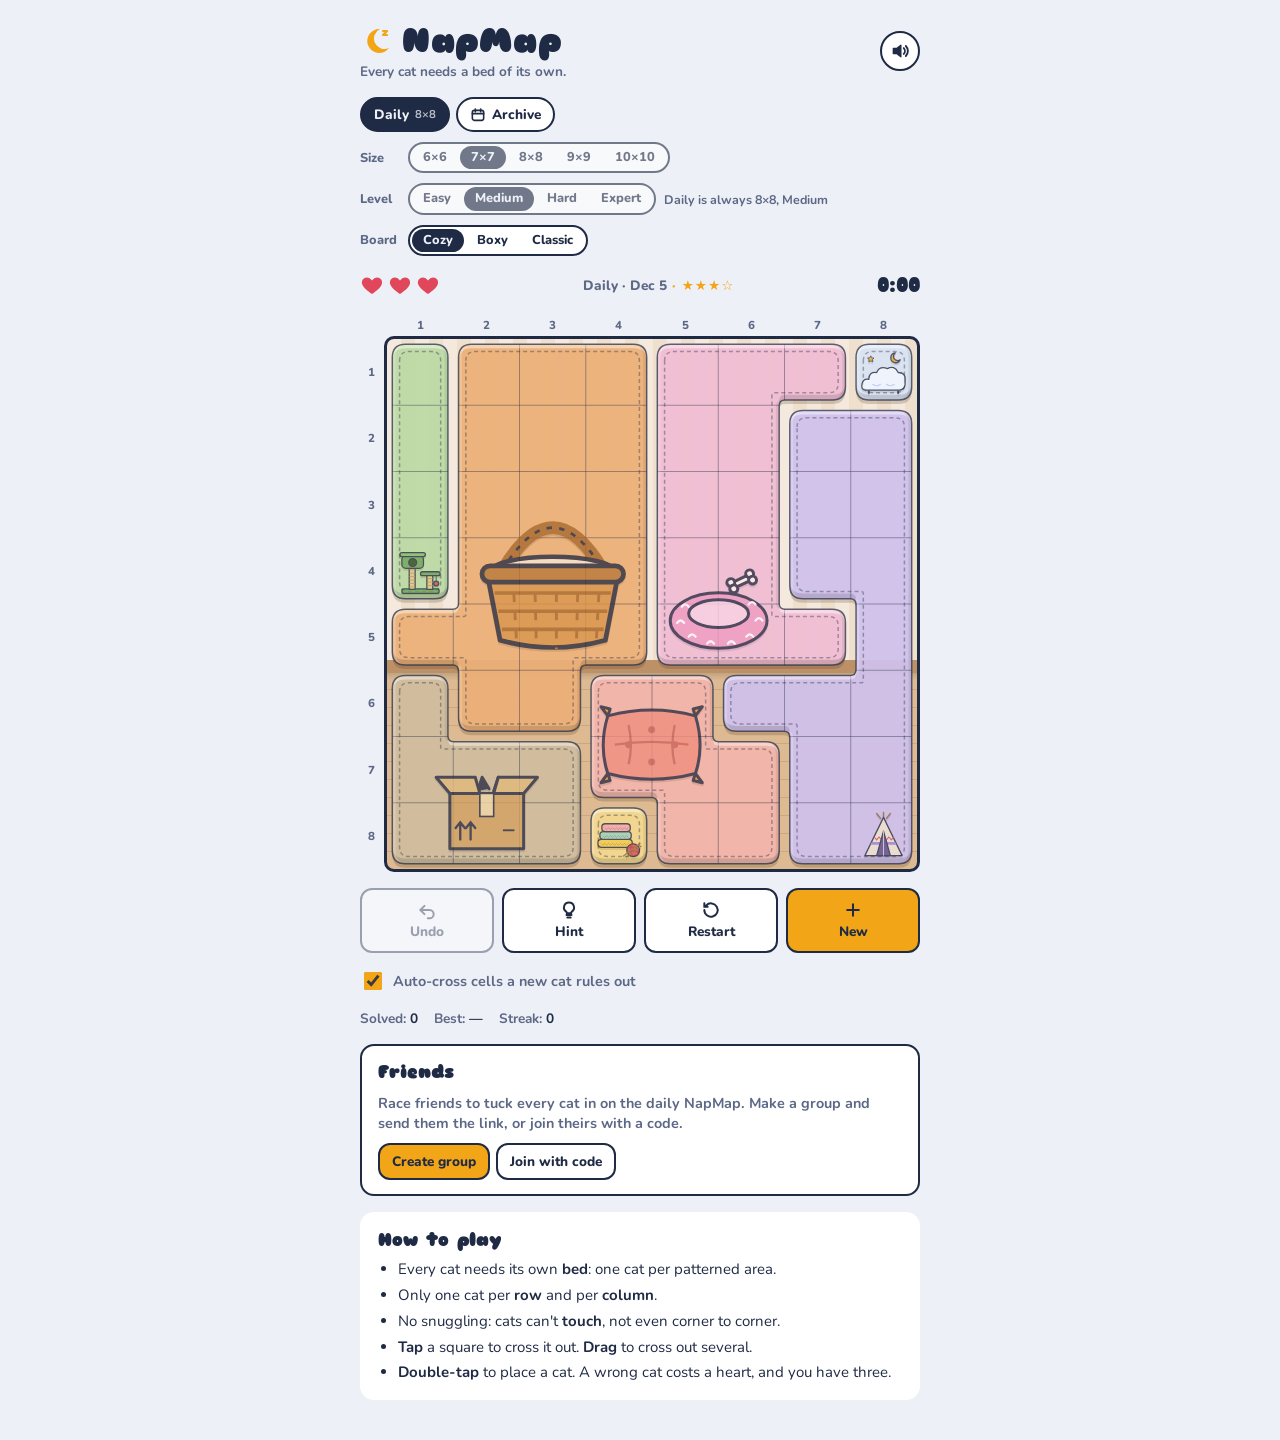
<file: index.html>
<!doctype html>
<html lang="en">
<head>
<meta charset="utf-8">
<meta name="viewport" content="width=device-width,initial-scale=1,viewport-fit=cover">
<title>NapMap</title>
<meta name="description" content="NapMap: an ad-free cat logic puzzle. Every cat needs a bed of its own: one per row, column and bed, and no snuggling.">
<meta name="theme-color" content="#EDF0F6" media="(prefers-color-scheme: light)">
<meta name="theme-color" content="#141A2A" media="(prefers-color-scheme: dark)">
<link rel="manifest" href="manifest.webmanifest">
<link rel="icon" href="icons/icon.svg" type="image/svg+xml">
<link rel="apple-touch-icon" href="icons/icon-192.png">
<meta name="apple-mobile-web-app-capable" content="yes">
<meta name="apple-mobile-web-app-title" content="NapMap">
<link rel="preconnect" href="https://fonts.googleapis.com">
<link rel="stylesheet" href="https://fonts.googleapis.com/css2?family=Sniglet:wght@400;800&family=Nunito:wght@500;700;800&display=swap">
<link rel="stylesheet" href="css/style.css">
<link rel="stylesheet" href="css/furniture.css">
<link rel="stylesheet" href="css/archive.css">
<link rel="stylesheet" href="css/polish.css">
<link rel="stylesheet" href="css/leaderboard.css">
<link rel="stylesheet" href="css/cats.css">
<link rel="stylesheet" href="css/difficulty.css">
<link rel="stylesheet" href="css/claimed.css">
<link rel="stylesheet" href="css/xanim.css">
<link rel="stylesheet" href="css/room.css">
</head>
<body>
<svg width="0" height="0" style="position:absolute" aria-hidden="true">
  <defs>
    <clipPath id="cat-body-clip"><ellipse cx="36" cy="37" rx="24" ry="18"/></clipPath>
    <clipPath id="cat-head-clip"><ellipse cx="23" cy="38" rx="15" ry="12.5"/></clipPath>
  </defs>
  <!-- curled sleeping cat; coats come from custom properties set by .coat-* classes in css/cats.css (defaults: orange tabby) -->
  <symbol id="cat" viewBox="0 0 64 64">
    <g stroke="#2B2F45" stroke-linejoin="round" stroke-linecap="round">
      <ellipse cx="36" cy="37" rx="24" ry="18" stroke-width="3" style="fill:var(--fur,#F4A259)"/>
      <g clip-path="url(#cat-body-clip)" stroke="none">
        <ellipse cx="45" cy="25" rx="12" ry="8" style="fill:var(--pa,none)"/>
        <ellipse cx="54" cy="43" rx="9" ry="8" style="fill:var(--pb,none)"/>
        <path d="M39 20Q43 26 40 32M47 20.5Q51.5 27 48.5 33.5M55 24Q58.5 30 56 36" fill="none" stroke-width="3" style="stroke:var(--st,#D9762B);opacity:var(--sto,1)"/>
      </g>
      <path d="M57 44Q55 56.5 38 56.5Q24 56.5 15 52" fill="none" stroke-width="10.5"/>
      <path d="M57 44Q55 56.5 38 56.5Q24 56.5 15 52" fill="none" stroke-width="6.5" style="stroke:var(--fur,#F4A259)"/>
      <path d="M57 44Q55 56.5 38 56.5Q24 56.5 15 52" fill="none" stroke-width="6.5" stroke-linecap="butt" stroke-dasharray="2.6 5" stroke-dashoffset="-3" style="stroke:var(--st,#D9762B);opacity:var(--sto,1)"/>
      <path d="M22 55Q18 54 15 52" fill="none" stroke-width="6.5" style="stroke:var(--tip,var(--fur,#F4A259))"/>
      <g transform="rotate(-7 23 38)">
        <path d="M10.6 33L9.4 18.6Q9.4 16.6 11 17.6L21.5 25.8Z" stroke-width="3" style="fill:var(--ear,var(--fur,#F4A259))"/>
        <path d="M24.5 25.8L35 17.6Q36.6 16.6 36.6 18.6L35.4 33Z" stroke-width="3" style="fill:var(--ear,var(--fur,#F4A259))"/>
        <path d="M12.6 27L12 21.4L17 25.4ZM29 25.4L34 21.4L33.4 27Z" fill="#F4A3B4" stroke="none" style="opacity:var(--earin,1)"/>
        <ellipse cx="23" cy="38" rx="15" ry="12.5" stroke-width="3" style="fill:var(--fur,#F4A259)"/>
        <g clip-path="url(#cat-head-clip)" stroke="none">
          <ellipse cx="32" cy="30" rx="8.5" ry="7" style="fill:var(--pa,none)"/>
          <ellipse cx="11" cy="33" rx="6.5" ry="6" style="fill:var(--pb,none)"/>
          <ellipse cx="23" cy="43.5" rx="9" ry="7" style="fill:var(--pts,none)"/>
          <path d="M23 32Q21 39 17.5 43Q16.5 51 23 51Q29.5 51 28.5 43Q25 39 23 32Z" style="fill:var(--bib,none)"/>
          <path d="M19.5 26.5v4.5M23 26v5M26.5 26.5v4.5" fill="none" stroke-width="1.9" stroke-linecap="round" style="stroke:var(--st,#D9762B);opacity:var(--sto,1)"/>
        </g>
        <ellipse cx="23" cy="38" rx="15" ry="12.5" fill="none" stroke-width="3"/>
        <ellipse cx="12.8" cy="43.2" rx="2.6" ry="1.6" fill="#F28FA6" stroke="none" opacity=".55"/>
        <ellipse cx="33.2" cy="43.2" rx="2.6" ry="1.6" fill="#F28FA6" stroke="none" opacity=".55"/>
        <path d="M14.5 38.6Q17.6 41.8 20.6 38.6M25.4 38.6Q28.4 41.8 31.5 38.6" fill="none" stroke-width="2.1" style="stroke:var(--eye,#2B2F45)"/>
        <path d="M21.3 42.6H24.7L23 44.6Z" fill="#F07A96" stroke-width="1" style="stroke:var(--eye,#2B2F45)"/>
      </g>
      <ellipse cx="18" cy="51.6" rx="4" ry="2.9" stroke-width="2.2" style="fill:var(--paw,var(--fur,#F4A259))"/>
      <ellipse cx="27.6" cy="52.4" rx="4" ry="2.9" stroke-width="2.2" style="fill:var(--paw,var(--fur,#F4A259))"/>
      <g fill="none" style="opacity:var(--zz,0)">
        <path d="M46 5.5h7.5l-7.5 8.5h7.5" stroke-width="4.6"/>
        <path d="M46 5.5h7.5l-7.5 8.5h7.5" stroke="#FFFFFF" stroke-width="2"/>
      </g>
    </g>
  </symbol>
  <symbol id="x" viewBox="0 0 20 20"><path stroke="currentColor" stroke-width="3.2" stroke-linecap="round" d="M4 4 L16 16 M16 4 L4 16"/></symbol>
  <symbol id="heart" viewBox="0 0 24 24"><path fill="currentColor" d="M12 21s-7.5-4.6-9.6-9.2C.9 8.4 3 4.5 6.7 4.5c2.2 0 3.6 1.2 5.3 3 1.7-1.8 3.1-3 5.3-3 3.7 0 5.8 3.9 4.3 7.3C19.5 16.4 12 21 12 21z"/></symbol>
  <symbol id="moon" viewBox="0 0 32 32"><path fill="currentColor" d="M20 4a12 12 0 1 0 9 19A10 10 0 0 1 20 4z"/><path fill="none" stroke="currentColor" stroke-width="2.2" stroke-linecap="round" stroke-linejoin="round" d="M23 6h4l-4 4h4"/></symbol>
  <symbol id="sun" viewBox="0 0 32 32"><circle cx="16" cy="16" r="7" fill="currentColor"/><g stroke="currentColor" stroke-width="3" stroke-linecap="round"><path d="M16 2v4M16 26v4M2 16h4M26 16h4M6 6l2.8 2.8M23.2 23.2 26 26M6 26l2.8-2.8M23.2 8.8 26 6"/></g></symbol>
</svg>

<main class="wrap">
  <header>
    <div>
      <h1><svg class="moon"><use href="#moon"/></svg>NapMap</h1>
      <div class="tag">Every cat needs a bed of its own.</div>
    </div>
    <button class="sp-mute" id="sound" type="button" aria-label="Sound" aria-pressed="true"></button>
  </header>

  <div class="modes" role="group" aria-label="Puzzle of the day and archive">
    <button class="chip" data-mode="daily" id="m-daily">Daily <small>8×8</small></button>
    <button type="button" class="arc-chip" id="archive-btn" aria-haspopup="dialog"><svg viewBox="0 0 24 24" fill="none" stroke="currentColor" stroke-width="2.4" stroke-linecap="round" aria-hidden="true"><rect x="3.5" y="5" width="17" height="15" rx="3"/><path d="M3.5 10h17M8 3v4M16 3v4"/></svg>Archive</button>
  </div>

  <div class="styles-row" id="size-row">
    <span class="seg-label" id="size-label">Size</span>
    <div class="seg" role="radiogroup" aria-labelledby="size-label">
      <button type="button" class="seg-btn" role="radio" data-size="6" aria-checked="false">6×6</button>
      <button type="button" class="seg-btn" role="radio" data-size="7" aria-checked="false">7×7</button>
      <button type="button" class="seg-btn" role="radio" data-size="8" aria-checked="false">8×8</button>
      <button type="button" class="seg-btn" role="radio" data-size="9" aria-checked="false">9×9</button>
      <button type="button" class="seg-btn" role="radio" data-size="10" aria-checked="false">10×10</button>
    </div>
  </div>

  <div class="styles-row" id="level-row">
    <span class="seg-label" id="level-label">Level</span>
    <div class="seg" role="radiogroup" aria-labelledby="level-label">
      <button type="button" class="seg-btn" role="radio" data-level="easy" aria-checked="false" title="Easy: 1-2 stars, forced cats and simple lines">Easy</button>
      <button type="button" class="seg-btn" role="radio" data-level="medium" aria-checked="false" title="Medium: 2-3 stars, adds squeezes">Medium</button>
      <button type="button" class="seg-btn" role="radio" data-level="hard" aria-checked="false" title="Hard: 3-4 stars">Hard</button>
      <button type="button" class="seg-btn" role="radio" data-level="expert" aria-checked="false" title="Expert: 4 stars, needs grouped areas">Expert</button>
    </div>
    <span class="seg-note" id="level-note"></span>
  </div>

  <div class="styles-row">
    <span class="seg-label" id="style-label">Board</span>
    <div class="seg" role="radiogroup" aria-labelledby="style-label">
      <button type="button" class="seg-btn" role="radio" data-style="cozy" aria-checked="true" title="Cozy room: furniture-shaped beds with a little give">Cozy</button>
      <button type="button" class="seg-btn" role="radio" data-style="boxy" aria-checked="false" title="Boxy room: beds as rectangular as the puzzle allows">Boxy</button>
      <button type="button" class="seg-btn" role="radio" data-style="classic" aria-checked="false" title="Classic: free-form quilted beds">Classic</button>
    </div>
    <span class="seg-note" id="style-note"></span>
  </div>

  <div class="status">
    <div class="hearts" id="hearts" role="img" aria-label="Lives left"></div>
    <div class="label" id="label"></div>
    <div class="timer" id="timer">0:00</div>
  </div>

  <div class="board-frame">
    <div class="axis axis-cols" id="axis-cols" aria-hidden="true"></div>
    <div class="axis axis-rows" id="axis-rows" aria-hidden="true"></div>
    <div class="board-wrap">
      <div class="board" id="board" role="grid" aria-label="Puzzle board"></div>
      <div class="overlay" id="overlay" hidden></div>
    </div>
  </div>

  <div class="hint-live" aria-live="polite">
    <div class="hint-bubble" id="hint-bubble" hidden>
      <svg class="hint-ico" viewBox="0 0 24 24" fill="none" stroke="currentColor" stroke-width="2.4" stroke-linecap="round" aria-hidden="true"><path d="M9 18h6M10 21h4M12 3a6 6 0 0 0-3.5 10.9c.6.5 1 1.2 1 2.1h5c0-.9.4-1.6 1-2.1A6 6 0 0 0 12 3z"/></svg>
      <p id="hint-text"></p>
      <button type="button" class="hint-close" id="hint-close" aria-label="Dismiss hint"><svg viewBox="0 0 24 24" fill="none" stroke="currentColor" stroke-width="2.6" stroke-linecap="round" aria-hidden="true"><path d="M6 6l12 12M18 6 6 18"/></svg></button>
    </div>
  </div>

  <div class="controls">
    <button class="btn" id="undo"><svg viewBox="0 0 24 24" fill="none" stroke="currentColor" stroke-width="2.4" stroke-linecap="round"><path d="M9 7 4 12l5 5M4 12h11a5 5 0 0 1 0 10h-2"/></svg>Undo</button>
    <button class="btn" id="hint"><svg viewBox="0 0 24 24" fill="none" stroke="currentColor" stroke-width="2.4" stroke-linecap="round"><path d="M9 18h6M10 21h4M12 3a6 6 0 0 0-3.5 10.9c.6.5 1 1.2 1 2.1h5c0-.9.4-1.6 1-2.1A6 6 0 0 0 12 3z"/></svg>Hint</button>
    <button class="btn" id="restart"><svg viewBox="0 0 24 24" fill="none" stroke="currentColor" stroke-width="2.4" stroke-linecap="round"><path d="M4 12a8 8 0 1 0 2.3-5.6M4 4v4h4"/></svg>Restart</button>
    <button class="btn primary" id="new"><svg viewBox="0 0 24 24" fill="none" stroke="currentColor" stroke-width="2.4" stroke-linecap="round"><path d="M12 5v14M5 12h14"/></svg>New</button>
  </div>

  <label class="opts"><input type="checkbox" id="autox" checked> Auto-cross cells a new cat rules out</label>

  <div class="stats" id="stats"></div>

  <section id="friends"></section>

  <section class="rules">
    <h2>How to play</h2>
    <ul>
      <li>Every cat needs its own <b>bed</b>: one cat per patterned area.</li>
      <li>Only one cat per <b>row</b> and per <b>column</b>.</li>
      <li>No snuggling: cats can't <b>touch</b>, not even corner to corner.</li>
      <li><b>Tap</b> a square to cross it out. <b>Drag</b> to cross out several.</li>
      <li><b>Double-tap</b> to place a cat. A wrong cat costs a heart, and you have three.</li>
    </ul>
  </section>
</main>

<script src="js/generator.js"></script>
<script src="js/generator-shaped.js"></script>
<script src="js/difficulty.js"></script>
<script src="js/game.js"></script>
<script src="js/furniture.js"></script>
<script src="js/archive.js"></script>
<script src="js/polish.js"></script>
<script src="js/config.js"></script><script src="js/leaderboard.js"></script>
<script src="js/cats.js"></script>
<script>
if('serviceWorker' in navigator)addEventListener('load',()=>navigator.serviceWorker.register('sw.js').catch(()=>{}));
</script>
</body>
</html>
</file>
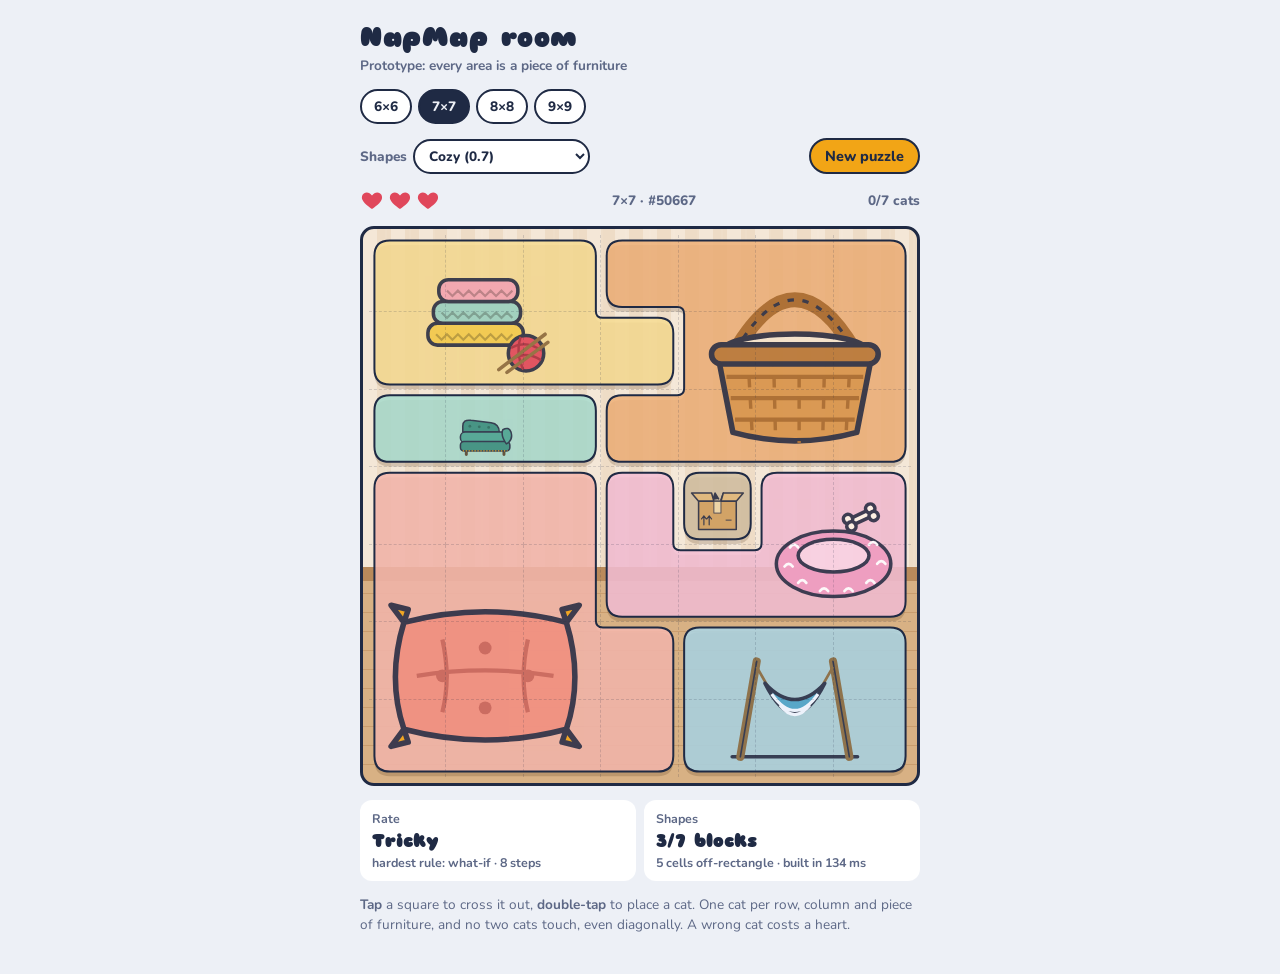
<file: experiments/shaped.html>
<!doctype html>
<html lang="en">
<head>
<meta charset="utf-8">
<meta name="viewport" content="width=device-width,initial-scale=1,viewport-fit=cover">
<title>NapMap Room Prototype</title>
<meta name="description" content="Prototype: NapMap puzzles whose areas are furniture-shaped blocks arranged like a little room.">
<link rel="preconnect" href="https://fonts.googleapis.com">
<link rel="stylesheet" href="https://fonts.googleapis.com/css2?family=Sniglet:wght@400;800&family=Nunito:wght@500;700;800&display=swap">
<link rel="stylesheet" href="../css/style.css">
<style>
/* Room tokens (theme tokens like --ink, --r0..--r9 come from ../css/style.css) */
:root{--wall:#F4E7D7;--wall2:#EEDCC6;--floor:#D8B184;--floor2:#C99D6E;--skirt:#B98A5B;--block-mix:86%;--grid:rgba(31,42,68,.16);--shade:rgba(60,35,10,.18)}
@media (prefers-color-scheme: dark){:root:not([data-theme="light"]){--wall:#2B3048;--wall2:#262A40;--floor:#3B3242;--floor2:#332B3A;--skirt:#4A3E52;--block-mix:90%;--grid:rgba(255,255,255,.13);--shade:rgba(0,0,0,.35)}}
:root[data-theme="dark"]{--wall:#2B3048;--wall2:#262A40;--floor:#3B3242;--floor2:#332B3A;--skirt:#4A3E52;--block-mix:90%;--grid:rgba(255,255,255,.13);--shade:rgba(0,0,0,.35)}
.wrap{gap:14px}
h1{font-size:1.7rem}
.sub{color:var(--muted);font-weight:700;font-size:.85rem;margin-top:2px}
.bar{display:flex;flex-wrap:wrap;gap:8px;align-items:center}
.bar label{font-weight:800;font-size:.85rem;color:var(--muted);display:flex;gap:6px;align-items:center}
select{font:inherit;font-weight:800;font-size:.85rem;border:2px solid var(--ink);border-radius:999px;background:var(--surface);color:var(--ink);padding:5px 10px}
.newbtn{font:inherit;font-weight:800;font-size:.9rem;border:2px solid var(--ink);background:var(--sun);color:#1F2A44;border-radius:999px;padding:6px 14px;cursor:pointer;margin-left:auto}
.newbtn:active{transform:translateY(1px)}
.room{position:relative;width:100%;aspect-ratio:1;border:3px solid var(--line);border-radius:14px;overflow:hidden;padding:6px;
  background:
    linear-gradient(to bottom,transparent 61%,var(--skirt) 61%,var(--skirt) 63.5%,transparent 63.5%),
    repeating-linear-gradient(90deg,transparent 0 22px,rgba(255,255,255,.06) 22px 24px) top/100% 61% no-repeat,
    repeating-linear-gradient(90deg,var(--wall) 0 14px,var(--wall2) 14px 28px) top/100% 61% no-repeat,
    repeating-linear-gradient(0deg,var(--floor) 0 18px,var(--floor2) 18px 19px) bottom/100% 39% no-repeat;
  touch-action:none;user-select:none;-webkit-user-select:none}
.stage{position:relative;width:100%;height:100%}
.stage>svg.blocks{position:absolute;inset:0;width:100%;height:100%;overflow:visible}
.blk{stroke:var(--line);stroke-width:2px;vector-effect:non-scaling-stroke;stroke-linejoin:round}
.blk-shadow{fill:var(--shade)}
.furn-art{opacity:.9}
@media (prefers-color-scheme: dark){:root:not([data-theme="light"]) .furn-art{opacity:.78}}
:root[data-theme="dark"] .furn-art{opacity:.78}
.grid{position:absolute;inset:0;display:grid}
.c{position:relative;border-right:1px dashed var(--grid);border-bottom:1px dashed var(--grid);cursor:pointer;min-width:0;min-height:0}
.c svg{position:absolute;inset:0;margin:auto;width:64%;height:64%;pointer-events:none;
  filter:drop-shadow(0 0 1.5px var(--surface)) drop-shadow(0 0 1.5px var(--surface))}
.c .x{width:30%;height:30%;color:var(--ink);opacity:.8}
.c.wrong .x{color:var(--heart);opacity:1;width:42%;height:42%}
.c.cat svg{color:var(--ink);animation:pop .28s ease-out}
.c.shake{animation:shake .35s}
.c:focus-visible{outline:3px solid var(--sun);outline-offset:-3px}
.readout{display:grid;grid-template-columns:1fr 1fr;gap:8px}
.tile{background:var(--surface);border-radius:12px;padding:10px 12px;display:flex;flex-direction:column;gap:2px}
.tile b{font-family:var(--display);font-size:1.15rem;color:var(--ink)}
.tile span{font-size:.78rem;font-weight:700;color:var(--muted)}
.msg{position:absolute;inset:0;display:grid;place-items:center;background:color-mix(in srgb,var(--bg) 72%,transparent);z-index:5}
.msg .card{max-width:80%}
.note{color:var(--muted);font-size:.85rem;line-height:1.45;margin:0}
</style>
</head>
<body>
<svg width="0" height="0" style="position:absolute" aria-hidden="true">
  <symbol id="cat" viewBox="0 0 64 64">
    <path fill="currentColor" d="M10 8 L24 20 Q32 17 40 20 L54 8 Q57 22 54 32 Q57 52 32 56 Q7 52 10 32 Q7 22 10 8Z"/>
    <path fill="none" stroke="var(--bg)" stroke-width="3" stroke-linecap="round" d="M19 34 Q23 38 27 34 M37 34 Q41 38 45 34"/>
    <path fill="var(--sun)" d="M29 42 h6 l-3 3z"/>
    <path fill="none" stroke="var(--bg)" stroke-width="2" stroke-linecap="round" d="M32 45 v2 M14 43 h8 M42 43 h8"/>
  </symbol>
  <symbol id="x" viewBox="0 0 20 20"><path stroke="currentColor" stroke-width="3.2" stroke-linecap="round" d="M4 4 L16 16 M16 4 L4 16"/></symbol>
  <symbol id="heart" viewBox="0 0 24 24"><path fill="currentColor" d="M12 21s-7.5-4.6-9.6-9.2C.9 8.4 3 4.5 6.7 4.5c2.2 0 3.6 1.2 5.3 3 1.7-1.8 3.1-3 5.3-3 3.7 0 5.8 3.9 4.3 7.3C19.5 16.4 12 21 12 21z"/></symbol>
</svg>
<div class="wrap">
  <header>
    <div>
      <h1>NapMap room</h1>
      <div class="sub">Prototype: every area is a piece of furniture</div>
    </div>
  </header>

  <div class="bar">
    <div class="modes" role="group" aria-label="Size" id="sizes">
      <button class="chip" data-n="6">6×6</button><button class="chip" data-n="7">7×7</button>
      <button class="chip" data-n="8">8×8</button><button class="chip" data-n="9">9×9</button>
    </div>
  </div>
  <div class="bar">
    <label>Shapes
      <select id="rect" aria-label="Rectness">
        <option value="1">Blocks (1.0)</option>
        <option value="0.85">Mostly blocks (0.85)</option>
        <option value="0.7" selected>Cozy (0.7)</option>
        <option value="0.4">Loose (0.4)</option>
      </select>
    </label>
    <button class="newbtn" id="new">New puzzle</button>
  </div>

  <div class="status">
    <div class="hearts" id="hearts" aria-label="Lives left"></div>
    <div class="label" id="label"></div>
    <div class="label" id="count"></div>
  </div>

  <div class="room" id="room">
    <div class="stage" id="stage">
      <svg class="blocks" id="blocks" aria-hidden="true"></svg>
      <div class="grid" id="grid" role="grid" aria-label="Puzzle board"></div>
    </div>
  </div>

  <div class="readout">
    <div class="tile"><span>Rate</span><b id="rate">…</b><span id="rate2"></span></div>
    <div class="tile"><span>Shapes</span><b id="shp">…</b><span id="shp2"></span></div>
  </div>

  <p class="note"><b>Tap</b> a square to cross it out, <b>double-tap</b> to place a cat. One cat per row, column and piece of furniture, and no two cats touch, even diagonally. A wrong cat costs a heart.</p>
</div>

<script>
/* furniture.js expects the game's window.NapMap; give it a stub so it only registers the art. */
window.NapMap={on(){},get puzzle(){return null}};
</script>
<script src="../js/generator.js"></script>
<script src="./generator-shaped.js"></script>
<script src="./difficulty.js"></script>
<script src="../js/furniture.js"></script>
<script>
(()=>{
const $=id=>document.getElementById(id),ART=window.NapMapArt.ART,G=window.ShapedGen,RATE=window.NapMapRate;
const BEDS=['Tufty Puff Pillow','Knitty-Knot Blankets','Sisal Tippy Tower','Wiggle-Wicker Basket','Swingy Hammock',
  'Very Good Box','Plushy Donut Bed','Tippy Teepee','Cloud-Fluff Bed','Velvet Fainting Couch'];
/* which drawings suit which block shape */
const TALL=[2,7],WIDE=[9,1,4],SQUARE=[0,3,5,6,8];
const store={get(k,d){try{const v=localStorage.getItem('napmap-room:'+k);return v==null?d:JSON.parse(v)}catch(e){return d}},
  set(k,v){try{localStorage.setItem('napmap-room:'+k,JSON.stringify(v))}catch(e){}}};
let P,cells,lives,done,n=store.get('n',7),cellEls=[],blocks=[];

/* Largest rectangle fully inside area g: the furniture's footprint. */
function innerRect(g){let best=null,ba=-1;
  for(let r0=0;r0<n;r0++)for(let c0=0;c0<n;c0++){if(P.reg[r0*n+c0]!==g)continue;
    for(let r1=r0;r1<n&&P.reg[r1*n+c0]===g;r1++)for(let c1=c0;c1<n;c1++){let ok=true;
      for(let r=r0;r<=r1;r++)if(P.reg[r*n+c1]!==g){ok=false;break}if(!ok)break;
      const h=r1-r0+1,w=c1-c0+1,a=h*w*10-Math.abs(h-w);if(a>ba){ba=a;best={r0,c0,h,w}}}}
  return best}
/* Give tall blocks the cat tree / teepee, wide ones the couch / blankets / hammock, the rest cushions and boxes. */
function assignArt(){const pools={tall:TALL.slice(),wide:WIDE.slice(),sq:SQUARE.slice()},used=new Set(),out=[];
  const order=[...Array(n).keys()].sort((a,b)=>{const A=blocks[a],B=blocks[b];return Math.abs(Math.log(B.h/B.w))-Math.abs(Math.log(A.h/A.w))});
  for(const g of order){const b=blocks[g],ar=b.w/b.h,kind=ar>=1.5?'wide':ar<=1/1.5?'tall':'sq';
    const pick=[...pools[kind],...pools.sq,...pools.wide,...pools.tall].find(x=>!used.has(x));used.add(pick);out[g]=pick}
  return out}

/* Area outline: trace the area's boundary clockwise, inset it a little and round its corners. */
const U=100,GAP=7,RC=20,RI=9;
function outline(g){const E=new Map(),key=(x,y)=>x+','+y;
  const add=(x1,y1,x2,y2)=>{const k=key(x1,y1);(E.get(k)||E.set(k,[]).get(k)).push([x2,y2])};
  for(let k=0;k<n*n;k++){if(P.reg[k]!==g)continue;const r=k/n|0,c=k%n,same=(a,b)=>a>=0&&b>=0&&a<n&&b<n&&P.reg[a*n+b]===g;
    if(!same(r-1,c))add(c,r,c+1,r);if(!same(r,c+1))add(c+1,r,c+1,r+1);if(!same(r+1,c))add(c+1,r+1,c,r+1);if(!same(r,c-1))add(c,r+1,c,r)}
  let d='';
  while(E.size){const [k0]=E.keys();let [x,y]=k0.split(',').map(Number);const pts=[[x,y]];
    for(;;){const k=key(x,y),L=E.get(k);if(!L)break;const [nx,ny]=L.pop();if(!L.length)E.delete(k);x=nx;y=ny;
      if(x===pts[0][0]&&y===pts[0][1])break;pts.push([x,y])}
    /* drop collinear points */
    const v=pts.filter((p,i)=>{const a=pts[(i-1+pts.length)%pts.length],b=pts[(i+1)%pts.length];return!((a[0]===p[0]&&p[0]===b[0])||(a[1]===p[1]&&p[1]===b[1]))});
    const m=v.length,q=v.map((p,i)=>{const a=v[(i-1+m)%m],b=v[(i+1)%m];
      const din=[Math.sign(p[0]-a[0]),Math.sign(p[1]-a[1])],dout=[Math.sign(b[0]-p[0]),Math.sign(b[1]-p[1])];
      const nin=[-din[1],din[0]],nout=[-dout[1],dout[0]],cross=din[0]*dout[1]-din[1]*dout[0];
      return{x:p[0]*U+GAP*(nin[0]+nout[0]),y:p[1]*U+GAP*(nin[1]+nout[1]),r:cross>0?RC:RI}});
    for(let i=0;i<m;i++){const p=q[i],a=q[(i-1+m)%m],b=q[(i+1)%m];
      const toward=(s,t,r)=>{const dx=t.x-s.x,dy=t.y-s.y,l=Math.hypot(dx,dy)||1,rr=Math.min(r,l/2);return[s.x+dx/l*rr,s.y+dy/l*rr]};
      const [x1,y1]=toward(p,a,p.r),[x2,y2]=toward(p,b,p.r);
      d+=(i?'L':'M')+x1.toFixed(1)+' '+y1.toFixed(1)+'Q'+p.x.toFixed(1)+' '+p.y.toFixed(1)+' '+x2.toFixed(1)+' '+y2.toFixed(1)}
    d+='Z'}
  return d}

function newPuzzle(seed){n=+n;const rectness=+$('rect').value;if(seed==null)seed=(Math.random()*2**31)|0;
  const t0=performance.now();P=G.generate(n,seed,{rectness});const ms=performance.now()-t0;P.seed=seed;
  blocks=[];for(let g=0;g<n;g++)blocks[g]=innerRect(g);P.art=assignArt();
  cells=Array(n*n).fill(0);lives=3;done=false;store.set('n',n);store.set('rect',$('rect').value);
  drawRoom();buildGrid();render();renderHearts();
  document.querySelectorAll('#sizes .chip').forEach(c=>c.setAttribute('aria-pressed',+c.dataset.n===n));
  $('label').textContent=`${n}×${n} · #${(seed%100000).toString().padStart(5,'0')}`;
  const R=RATE.rate(P),word={single:'Gentle',line:'Easy','group':'Medium','what-if':'Tricky',guess:'Needs guessing'}[R.name];
  $('rate').textContent=word;$('rate2').textContent=`hardest rule: ${R.name} · ${R.steps} steps`;
  let rects=0,off=0;for(let g=0;g<n;g++){const s=G.shapeOf(n,P.reg,g);if(s.rect)rects++;off+=s.defect}
  $('shp').textContent=`${rects}/${n} blocks`;$('shp2').textContent=`${off} cell${off===1?'':'s'} off-rectangle · built in ${Math.round(ms)} ms`}

function drawRoom(){const W=n*U,svg=$('blocks');svg.setAttribute('viewBox',`0 0 ${W} ${W}`);let h='<defs>';
  const paths=[];for(let g=0;g<n;g++){paths[g]=outline(g);h+=`<clipPath id="cl${g}"><path d="${paths[g]}"/></clipPath>`}h+='</defs>';
  for(let g=0;g<n;g++){const bed=P.art[g],col=`color-mix(in srgb,var(--r${bed}) var(--block-mix),transparent)`,b=blocks[g],pad=12;
    h+=`<path class="blk-shadow" d="${paths[g]}" transform="translate(0 6)"/>`;
    h+=`<path class="blk" d="${paths[g]}" style="fill:${col}"><title>${BEDS[bed]}</title></path>`;
    h+=`<g clip-path="url(#cl${g})"><svg class="furn-art" x="${b.c0*U+pad}" y="${b.r0*U+pad}" width="${b.w*U-2*pad}" height="${b.h*U-2*pad}" viewBox="0 0 100 100" preserveAspectRatio="xMidYMax meet" overflow="visible">${ART[bed]}</svg></g>`}
  svg.innerHTML=h}
function buildGrid(){const gr=$('grid');gr.style.gridTemplateColumns=`repeat(${n},minmax(0,1fr))`;gr.style.gridTemplateRows=`repeat(${n},minmax(0,1fr))`;
  gr.innerHTML='';cellEls=[];
  for(let k=0;k<n*n;k++){const e=document.createElement('div'),r=k/n|0,c=k%n;e.className='c';e.dataset.k=k;e.setAttribute('role','gridcell');e.tabIndex=k?-1:0;
    if(c===n-1)e.style.borderRight='0';if(r===n-1)e.style.borderBottom='0';gr.appendChild(e);cellEls.push(e)}}
function render(){cellEls.forEach((e,k)=>{const s=cells[k];if(e.dataset.s==s)return;e.dataset.s=s;
    e.className='c'+(s===2?' cat':'')+(s===3?' wrong':'');
    e.innerHTML=s===2?'<svg><use href="#cat"/></svg>':(s===1||s===3)?'<svg class="x"><use href="#x"/></svg>':'';
    e.setAttribute('aria-label',`Row ${(k/n|0)+1}, column ${k%n+1}, ${BEDS[P.art[P.reg[k]]]}, ${['empty','crossed out','cat','wrong guess'][s]}`)});
  $('count').textContent=`${cells.filter(s=>s===2).length}/${n} cats`}
function renderHearts(){$('hearts').innerHTML=[0,1,2].map(i=>`<svg class="${i>=lives?'lost':''}"><use href="#heart"/></svg>`).join('')}
const isSol=k=>P.sol[k/n|0]===k%n;
function peers(k){const r=k/n|0,c=k%n,g=P.reg[k],o=[];for(let q=0;q<n*n;q++){const a=q/n|0,b=q%n;
  if(q!==k&&(a===r||b===c||P.reg[q]===g||(Math.abs(a-r)<=1&&Math.abs(b-c)<=1)))o.push(q)}return o}
function placeCat(k){if(done||cells[k]>=2)return;
  if(isSol(k)){cells[k]=2;peers(k).forEach(q=>{if(cells[q]===0)cells[q]=1});render();
    if(cells.filter(s=>s===2).length===n){done=true;card(`<h2>Everybody's napping!</h2><p>${3-lives?`${3-lives} heart${3-lives>1?'s':''} lost`:'Not a single heart lost'}</p><div class="row"><button class="btn primary" data-act="new">Next puzzle</button></div>`)}}
  else{cells[k]=3;lives--;renderHearts();render();const e=cellEls[k];e.classList.add('shake');setTimeout(()=>e.classList.remove('shake'),400);
    if(lives<=0){done=true;card(`<h2>Out of hearts</h2><p>Three cats on the wrong furniture.</p><div class="row"><button class="btn primary" data-act="reveal">Show solution</button><button class="btn" data-act="new">New puzzle</button></div>`)}}}
function card(html){const m=document.createElement('div');m.className='msg';m.innerHTML=`<div class="card">${html}</div>`;$('room').appendChild(m);
  m.addEventListener('click',e=>{const a=e.target.closest('[data-act]')?.dataset.act;if(!a)return;m.remove();
    if(a==='new')newPuzzle();else{cells=cells.map((s,k)=>isSol(k)?2:s===3?3:1);render()}})}
let last={k:-1,t:0,prev:null};
$('grid').addEventListener('pointerup',e=>{if(done)return;const el=e.target.closest('.c');if(!el)return;const k=+el.dataset.k,now=Date.now();
  if(last.k===k&&now-last.t<350){if(last.prev!=null)cells[k]=last.prev;last={k:-1,t:0,prev:null};placeCat(k);render();return}
  const prev=cells[k];if(prev<2){cells[k]=prev?0:1;render();last={k,t:now,prev}}else last={k,t:now,prev:null}});
$('grid').addEventListener('keydown',e=>{const el=e.target.closest('.c');if(!el)return;const k=+el.dataset.k;let q=null;
  if(e.key==='ArrowRight')q=k%n<n-1?k+1:k;else if(e.key==='ArrowLeft')q=k%n?k-1:k;else if(e.key==='ArrowDown')q=k+n<n*n?k+n:k;else if(e.key==='ArrowUp')q=k>=n?k-n:k;
  else if(e.key===' '||e.key==='x'){e.preventDefault();if(!done&&cells[k]<2){cells[k]=cells[k]?0:1;render()}}
  else if(e.key==='Enter'||e.key==='c'){e.preventDefault();placeCat(k)}
  if(q!=null){e.preventDefault();el.tabIndex=-1;cellEls[q].tabIndex=0;cellEls[q].focus()}});
document.querySelectorAll('#sizes .chip').forEach(c=>c.onclick=()=>{n=+c.dataset.n;clearMsg();newPuzzle()});
const clearMsg=()=>document.querySelectorAll('.msg').forEach(m=>m.remove());
$('new').onclick=()=>{clearMsg();newPuzzle()};
$('rect').value=store.get('rect','0.7');if(!$('rect').value)$('rect').value='0.7';
$('rect').onchange=()=>{clearMsg();newPuzzle()};
const qs=new URLSearchParams(location.search);if(qs.get('n'))n=+qs.get('n');if(qs.get('r'))$('rect').value=qs.get('r');
if(qs.get('theme'))document.documentElement.dataset.theme=qs.get('theme');
window.__room={get puzzle(){return P},get cells(){return cells}}; // for tests
newPuzzle(qs.get('seed')!=null?+qs.get('seed'):undefined);
})();
</script>
</body>
</html>
</file>
<file: css/style.css>
/* Layout: one centered play column: header, mode chips, status strip, square board of cat furniture, controls, rules card. */
:root{
  --bg:#EDF0F6; --surface:#FFFFFF; --ink:#1F2A44; --muted:#5D6886; --line:#1F2A44;
  --sun:#F2A516; --heart:#E0475B; --soft:#DCE2EE; --focus:#9A5B00;
  --r0:#F6B9AE; --r1:#F7DC93; --r2:#BFDDA8; --r3:#EFB27A; --r4:#ACD6E6;
  --r5:#D3C0A2; --r6:#F5BFD6; --r7:#D3C4F0; --r8:#DDE6F7; --r9:#A9DCCF;
  --pat:rgba(31,42,68,.13); --pat2:rgba(255,255,255,.55); --seam:rgba(31,42,68,.4); --stitch:rgba(31,42,68,.38);
  --display:"Sniglet","Trebuchet MS",system-ui,sans-serif;
  --body:"Nunito",system-ui,-apple-system,"Segoe UI",sans-serif;
}
@media (prefers-color-scheme: dark){:root:not([data-theme="light"]){
  --bg:#141A2A; --surface:#1E2639; --ink:#EEF1F8; --muted:#A3ADC6; --line:#0B0F1A;
  --sun:#F5B53A; --heart:#F06A7C; --soft:#2A3349; --focus:#F5B53A;
  --r0:#B56D63; --r1:#B79A4E; --r2:#789D63; --r3:#A87444; --r4:#5F93A6;
  --r5:#8C7A60; --r6:#AE7493; --r7:#8A7AB5; --r8:#5C6A88; --r9:#5E9E8E;
  --pat:rgba(11,15,26,.22); --pat2:rgba(255,255,255,.16); --seam:rgba(11,15,26,.6); --stitch:rgba(255,255,255,.4); color-scheme:dark}}
:root[data-theme="dark"]{
  --bg:#141A2A; --surface:#1E2639; --ink:#EEF1F8; --muted:#A3ADC6; --line:#0B0F1A;
  --sun:#F5B53A; --heart:#F06A7C; --soft:#2A3349; --focus:#F5B53A;
  --r0:#B56D63; --r1:#B79A4E; --r2:#789D63; --r3:#A87444; --r4:#5F93A6;
  --r5:#8C7A60; --r6:#AE7493; --r7:#8A7AB5; --r8:#5C6A88; --r9:#5E9E8E;
  --pat:rgba(11,15,26,.22); --pat2:rgba(255,255,255,.16); --seam:rgba(11,15,26,.6); --stitch:rgba(255,255,255,.4); color-scheme:dark}
*{box-sizing:border-box}
[hidden]{display:none!important}
html{-webkit-text-size-adjust:100%;touch-action:manipulation} /* no iOS double-tap zoom on quick Undo/Hint taps; pinch zoom still works */
body{margin:0}
:root{padding-top:env(safe-area-inset-top,0px);padding-bottom:env(safe-area-inset-bottom,0px)}
body{background:var(--bg);color:var(--ink);font-family:var(--body);font-size:15px;
  padding-left:max(16px,env(safe-area-inset-left,0px));padding-right:max(16px,env(safe-area-inset-right,0px));padding-block:20px 40px}
.wrap{max-width:560px;margin:0 auto;display:flex;flex-direction:column;gap:16px}
header{display:flex;align-items:center;justify-content:space-between;gap:12px;flex-wrap:wrap}
h1{font-family:var(--display);font-weight:800;font-size:2.1rem;margin:0;letter-spacing:.5px;display:flex;align-items:center;gap:10px}
h1 .moon{width:32px;height:32px;color:var(--sun)}
.tag{color:var(--muted);font-weight:700;font-size:.85rem}
.modes{display:flex;gap:6px;flex-wrap:wrap}
.chip{font:inherit;font-weight:800;font-size:.85rem;border:2px solid var(--ink);background:var(--surface);color:var(--ink);
  border-radius:999px;padding:6px 12px;cursor:pointer;display:flex;gap:6px;align-items:center}
.chip small{font-weight:700;color:var(--muted)}
.chip[aria-pressed="true"]{background:var(--ink);color:var(--bg)}
.chip[aria-pressed="true"] small{color:var(--bg);opacity:.75}
.chip:focus-visible,.btn:focus-visible,.opts input:focus-visible{outline:3px solid var(--focus);outline-offset:2px}
/* cells sit edge to edge inside an overflow:hidden board, so an outline would be clipped and painted over by neighbours: draw the ring inside */
.cell:focus-visible::after{content:"";position:absolute;inset:0;z-index:3;pointer-events:none;border-radius:inherit;
  box-shadow:inset 0 0 0 3px var(--focus),inset 0 0 0 5px var(--surface)}
.status{display:flex;align-items:center;justify-content:space-between;gap:12px;font-weight:800}
.hearts{display:flex;gap:4px}
.hearts svg{width:24px;height:24px;color:var(--heart);transition:transform .2s,opacity .2s}
.hearts svg.lost{color:var(--soft);transform:scale(.8)}
.timer{font-family:var(--display);font-size:1.3rem;font-variant-numeric:tabular-nums}
.label{color:var(--muted);font-size:.85rem}
.board-wrap{position:relative;width:100%;max-width:100%;aspect-ratio:1}
.board{display:grid;width:100%;height:100%;border:3px solid var(--line);border-radius:10px;overflow:hidden;
  touch-action:none;user-select:none;-webkit-user-select:none;-webkit-touch-callout:none;background:var(--line)}
.board>.row{display:contents}
.cell{position:relative;display:grid;place-items:center;cursor:pointer;border:0 solid var(--line);outline:none;min-width:0;min-height:0;overflow:hidden}
.cell svg{position:absolute;inset:0;margin:auto;width:66%;height:66%;pointer-events:none}
.cell .x{width:32%;height:32%;color:var(--ink);opacity:.75}
.cell.wrong .x{color:var(--heart);opacity:1;width:42%;height:42%}
.cell.cat svg{color:var(--ink);animation:pop .28s ease-out}
.cell.hint{animation:glow 1.2s ease-out}
.cell.shake{animation:shake .35s}
@keyframes pop{0%{transform:scale(.3)}70%{transform:scale(1.12)}100%{transform:scale(1)}}
@keyframes shake{20%,60%{transform:translateX(-4px)}40%,80%{transform:translateX(4px)}}
@keyframes glow{0%{box-shadow:inset 0 0 0 4px var(--sun)}100%{box-shadow:inset 0 0 0 0 var(--sun)}}
@media (prefers-reduced-motion:reduce){.cell.cat svg,.cell.hint,.cell.shake{animation:none}}
.overlay{position:absolute;inset:0;display:grid;place-items:center;background:color-mix(in srgb,var(--bg) 78%,transparent);
  border-radius:10px;backdrop-filter:blur(2px)}
.card{background:var(--surface);border:3px solid var(--ink);border-radius:16px;padding:22px 24px;text-align:center;
  display:flex;flex-direction:column;gap:10px;max-width:86%;box-shadow:6px 6px 0 var(--ink)}
.card h2{font-family:var(--display);font-size:1.7rem;margin:0}
.card p{margin:0;color:var(--muted);font-weight:700}
.card .row{display:flex;gap:8px;justify-content:center;flex-wrap:wrap;margin-top:6px}
/* very narrow phones (e.g. 280px folded): keep the card inside the board; scroll rather than spill over the controls */
.overlay{overflow:auto;place-items:safe center}
@media (max-width:340px){.card{padding:14px 12px;gap:6px;max-width:94%}.card h2{font-size:1.3rem}.card p{font-size:.85rem}}
.controls{display:grid;grid-template-columns:repeat(4,1fr);gap:8px}
.btn{font:inherit;font-weight:800;border:2px solid var(--ink);background:var(--surface);color:var(--ink);border-radius:12px;
  padding:10px 6px;cursor:pointer;display:flex;flex-direction:column;align-items:center;gap:2px;font-size:.85rem}
.btn svg{width:20px;height:20px}
.btn.primary{background:var(--sun);color:#1F2A44;border-color:var(--ink)}
.btn:active{transform:translateY(1px)}
.btn:disabled{opacity:.4;cursor:default}
.opts{display:flex;align-items:center;gap:8px;font-weight:700;color:var(--muted);font-size:.9rem}
.opts input{width:18px;height:18px;accent-color:var(--sun)}
.rules{background:var(--surface);border-radius:14px;padding:16px 18px;display:flex;flex-direction:column;gap:8px}
.rules h2{font-family:var(--display);margin:0;font-size:1.15rem}
.rules ul{margin:0;padding-left:20px;display:flex;flex-direction:column;gap:4px;line-height:1.45}
.rules b{color:var(--ink)}
.stats{display:flex;gap:16px;flex-wrap:wrap;font-weight:700;color:var(--muted);font-size:.85rem;font-variant-numeric:tabular-nums}
.stats span b{color:var(--ink)}
.win-extra:empty{display:none}
</file>
<file: css/furniture.css>
/* Cat furniture: each region is a padded area in its own color; js/furniture.js draws a big illustration of the
   region's piece of furniture in its largest open rectangle, above the fabric and below the cats and X marks. */
.cell[data-bed]{background-color:var(--bed);background-repeat:repeat;box-shadow:inset 0 calc(var(--et,0)*3px) 0 rgba(255,255,255,.38),inset calc(var(--el,0)*3px) 0 0 rgba(255,255,255,.22),inset 0 calc(var(--eb,0)*-4px) 0 rgba(0,0,0,.13),inset calc(var(--er,0)*-3px) 0 0 rgba(0,0,0,.08)}
.cell[data-bed]::before{content:"";position:absolute;pointer-events:none;border:0 dashed var(--stitch);
  top:calc(var(--et,0)*6px - 1px);bottom:calc(var(--eb,0)*7px - 1px);left:calc(var(--el,0)*6px - 1px);right:calc(var(--er,0)*6px - 1px);
  border-top-width:calc(var(--et,0)*1.5px);border-bottom-width:calc(var(--eb,0)*1.5px);border-left-width:calc(var(--el,0)*1.5px);border-right-width:calc(var(--er,0)*1.5px);border-radius:inherit}
.cell.cat svg,.cell .x{filter:drop-shadow(0 0 1.5px var(--surface)) drop-shadow(0 0 1.5px var(--surface))}
.cell[data-bed="0"]{--bed:var(--r0)}
.cell[data-bed="1"]{--bed:var(--r1)}
.cell[data-bed="2"]{--bed:var(--r2)}
.cell[data-bed="3"]{--bed:var(--r3)}
.cell[data-bed="4"]{--bed:var(--r4)}
.cell[data-bed="5"]{--bed:var(--r5)}
.cell[data-bed="6"]{--bed:var(--r6)}
.cell[data-bed="7"]{--bed:var(--r7)}
.cell[data-bed="8"]{--bed:var(--r8)}
.cell[data-bed="9"]{--bed:var(--r9)}
.board{position:relative;isolation:isolate}
.cell svg{z-index:2}
.furn{position:absolute;z-index:1;pointer-events:none;overflow:hidden}
.furn svg{position:absolute;inset:6%;width:88%;height:88%;overflow:visible;opacity:.72;filter:drop-shadow(0 2px 0 rgba(0,0,0,.12))}
@media (prefers-color-scheme: dark){:root:not([data-theme="light"]) .furn svg{opacity:.6}}
:root[data-theme="dark"] .furn svg{opacity:.6}

/* each piece of furniture sits in a full-board layer masked to its own area, so it can move without ever showing in another */
.furn-clip{position:absolute;inset:0;z-index:1;pointer-events:none;-webkit-mask-size:100% 100%;mask-size:100% 100%;-webkit-mask-repeat:no-repeat;mask-repeat:no-repeat}
.furn-clip .furn{z-index:auto}
/* once its cat has curled up the furniture slowly shrinks to about 2x2 cells and slides in behind the sleeper (js/furniture.js) */
.furn{transition:left .5s ease,top .5s ease,width .5s ease,height .5s ease}
.furn.nap{transition:left 2s cubic-bezier(.45,0,.25,1) .4s,top 2s cubic-bezier(.45,0,.25,1) .4s,width 2s cubic-bezier(.45,0,.25,1) .4s,height 2s cubic-bezier(.45,0,.25,1) .4s}
@media (prefers-reduced-motion:reduce){.furn,.furn.nap{transition:none}}
</file>
<file: css/archive.css>
/* Past-dailies archive: chip entry point in .modes, plus a month calendar in a modal dialog. */
.arc-chip{font:inherit;font-weight:800;font-size:.85rem;border:2px solid var(--ink);background:var(--surface);color:var(--ink);
  border-radius:999px;padding:6px 12px;cursor:pointer;display:flex;gap:6px;align-items:center}
.arc-chip svg{width:16px;height:16px}
.arc-chip:focus-visible{outline:3px solid var(--focus);outline-offset:2px}

dialog.archive{padding:0;border:3px solid var(--ink);border-radius:18px;background:var(--surface);color:var(--ink);
  font-family:var(--body);width:min(400px,calc(100vw - 24px));max-height:calc(100dvh - 24px);overflow:auto;
  box-shadow:6px 6px 0 var(--ink)}
dialog.archive::backdrop{background:color-mix(in srgb,var(--bg) 72%,transparent);backdrop-filter:blur(2px)}
.arc-inner{padding:0 14px 16px;display:flex;flex-direction:column;gap:10px}
.arc-quilt{display:flex;height:8px;margin:0 -14px}
.arc-quilt i{flex:1}
.arc-head{display:flex;align-items:center;justify-content:space-between;gap:8px;padding-top:4px}
.arc-head h2{font-family:var(--display);font-weight:800;font-size:1.45rem;margin:0}
.arc-icon{font:inherit;width:36px;height:36px;flex:none;display:grid;place-items:center;border:2px solid var(--ink);
  background:var(--surface);color:var(--ink);border-radius:12px;cursor:pointer;padding:0}
.arc-icon svg{width:18px;height:18px}
.arc-icon:disabled{opacity:.3;cursor:default}
.arc-icon:not(:disabled):active{transform:translateY(1px)}
.arc-nav{display:flex;align-items:center;justify-content:space-between;gap:8px}
.arc-month{font-family:var(--display);font-weight:800;font-size:1.1rem;text-align:center}
.arc-sum{margin:-4px 0 0;text-align:center;color:var(--muted);font-weight:700;font-size:.85rem;font-variant-numeric:tabular-nums}

.arc-week,.arc-grid{display:grid;grid-template-columns:repeat(7,minmax(0,1fr));gap:4px}
.arc-week span{text-align:center;font-weight:800;font-size:.72rem;color:var(--muted);text-transform:uppercase}
.arc-day{position:relative;min-width:0;min-height:54px;padding:3px 0 4px;border:2px solid var(--soft);border-radius:10px;
  background:var(--bg);color:var(--ink);font:inherit;cursor:pointer;display:flex;flex-direction:column;align-items:center;
  justify-content:flex-start;gap:1px;overflow:hidden}
.arc-day:not(.off):hover{border-color:var(--ink)}
.arc-pad{border:0;background:none;cursor:default}
.arc-num{font-weight:800;font-size:.85rem;line-height:1.1;font-variant-numeric:tabular-nums}
.arc-day.off{background:none;border-color:transparent;color:var(--muted);opacity:.45;cursor:default}
.arc-day.solved{background:var(--q,var(--r2));border-color:var(--ink)}
/* dark beds are mid-tones: soften them toward the surface so light ink text keeps 4.5:1 */
@media (prefers-color-scheme: dark){:root:not([data-theme="light"]) .arc-day.solved{background:color-mix(in srgb,var(--q,var(--r2)) 50%,var(--surface))}}
:root[data-theme="dark"] .arc-day.solved{background:color-mix(in srgb,var(--q,var(--r2)) 50%,var(--surface))}
.arc-cat{width:18px;height:18px;color:var(--ink);flex:none}
.arc-time{font-size:.66rem;font-weight:800;line-height:1;font-variant-numeric:tabular-nums}
.arc-lost{position:absolute;top:2px;right:2px;display:flex;flex-direction:column;gap:1px}
.arc-lost svg{width:8px;height:8px;color:var(--heart);display:block}
.arc-day.today{border-color:var(--sun);box-shadow:inset 0 0 0 2px var(--sun)}
.arc-day.today .arc-num{color:var(--ink)}
.arc-day.cur{box-shadow:3px 3px 0 var(--ink)}
.arc-day.today.cur{box-shadow:inset 0 0 0 2px var(--sun),3px 3px 0 var(--ink)}
.arc-day:focus-visible,.arc-icon:focus-visible{outline:3px solid var(--focus);outline-offset:2px}
.arc-day.today:focus-visible{outline-color:var(--ink)}

@media (max-width:340px){
  .arc-inner{padding:0 10px 12px}.arc-quilt{margin:0 -10px}
  .arc-week,.arc-grid{gap:3px}.arc-day{min-height:48px}.arc-time{font-size:.58rem}.arc-cat{width:15px;height:15px}
}
@media (prefers-reduced-motion:no-preference){
  dialog.archive[open]{animation:arc-in .18s ease-out}
  @keyframes arc-in{from{opacity:0;transform:translateY(8px) scale(.98)}to{opacity:1;transform:none}}
}
</file>
<file: css/polish.css>
/* NapMap polish: mute button, 10x10 sizing, win celebration. Uses theme tokens from style.css. */

/* style.css gives .overlay display:grid, which overrides the [hidden] attribute; keep hidden overlays hidden */
.overlay[hidden]{display:none}

/* ---------- mute toggle ---------- */
.sp-mute{font:inherit;width:40px;height:40px;flex:none;border:2px solid var(--ink);border-radius:999px;background:var(--surface);
  color:var(--ink);display:grid;place-items:center;cursor:pointer;padding:0}
.sp-mute svg{width:20px;height:20px}
.sp-mute[aria-pressed="false"]{color:var(--muted)}
.sp-mute:focus-visible{outline:3px solid var(--focus);outline-offset:2px}
.sp-mute:active{transform:translateY(1px)}

/* ---------- 10x10 ---------- */
/* six chips on a phone: tighten so they wrap into two tidy rows */
@media (max-width:420px){.modes{gap:5px}.chip{padding:5px 10px;font-size:.8rem;gap:4px}}
/* ~34px cells at 380px wide: slightly larger marks keep them legible; thinner outer frame */
.board-wrap[data-n="10"] .board{border-width:2.5px}
.board-wrap[data-n="10"] .cell svg{width:74%;height:74%}
.board-wrap[data-n="10"] .cell .x{width:36%;height:36%}
.board-wrap[data-n="10"] .cell.wrong .x{width:46%;height:46%}
/* busy note while a 10x10 puzzle generates */
.board-wrap[aria-busy="true"]::after{content:"Fluffing the pillows…";position:absolute;inset:0;z-index:3;display:grid;place-items:center;border-radius:10px;
  background:color-mix(in srgb,var(--bg) 70%,transparent);font-family:var(--display);font-weight:800;font-size:1.25rem;color:var(--ink)}

/* ---------- win celebration ---------- */
.cell.cat svg.sp-hop{animation:sp-hop .52s cubic-bezier(.3,.7,.4,1) var(--sp-delay,0ms) both}
@keyframes sp-hop{
  0%{transform:translateY(0) scale(1,1)}
  18%{transform:translateY(4%) scale(1.12,.86)}
  48%{transform:translateY(-26%) scale(.94,1.08)}
  78%{transform:translateY(2%) scale(1.08,.92)}
  100%{transform:translateY(0) scale(1,1)}}

/* overlay tint starts lighter so the hop and dreamy drift read, then eases back to normal */
.board-wrap.sp-celebrate .overlay{background:color-mix(in srgb,var(--bg) 38%,transparent);backdrop-filter:none}
.board-wrap .overlay{transition:background .6s ease,backdrop-filter .6s ease}

.sp-burst{position:absolute;inset:0;pointer-events:none;overflow:hidden;border-radius:10px}
.sp-glow{position:absolute;left:50%;top:50%;width:70%;aspect-ratio:1;border-radius:50%;translate:-50% -50%;
  background:radial-gradient(circle,color-mix(in srgb,var(--sun) 42%,transparent) 0%,color-mix(in srgb,var(--r8) 30%,transparent) 38%,transparent 70%);
  animation:sp-glow 1.7s ease-out both}
@keyframes sp-glow{0%{opacity:0;transform:scale(.4)}30%{opacity:1;transform:scale(1)}100%{opacity:0;transform:scale(1.25)}}

/* floaters drift up from around the center with a gentle sway: --x/--y start offset from center, --dx sway, --dy rise (px) */
.sp-float{position:absolute;left:50%;top:50%;width:var(--s);height:var(--s);margin:calc(var(--s) / -2) 0 0 calc(var(--s) / -2);
  opacity:0;font-style:normal;animation:sp-float 1.5s cubic-bezier(.25,.6,.35,1) var(--sd,0ms) both}
.sp-z{width:auto;height:auto;font-family:var(--display);font-weight:800;font-size:var(--s);line-height:1;color:var(--c);
  text-shadow:0 0 6px color-mix(in srgb,var(--bg) 70%,transparent)}
.sp-star{background:var(--c);filter:drop-shadow(0 0 1.5px color-mix(in srgb,var(--ink) 55%,transparent));clip-path:polygon(50% 0,61% 39%,100% 50%,61% 61%,50% 100%,39% 61%,0 50%,39% 39%)}
.sp-moon{border-radius:50%;filter:drop-shadow(0 0 1.5px color-mix(in srgb,var(--ink) 45%,transparent));box-shadow:inset calc(var(--s) * -.32) calc(var(--s) * -.08) 0 0 var(--c)}
@keyframes sp-float{
  0%{opacity:0;transform:translate(var(--x),var(--y)) rotate(0) scale(.5)}
  18%{opacity:1;transform:translate(calc(var(--x) + var(--dx)),calc(var(--y) - var(--dy) * .15)) rotate(calc(var(--rot) * -.4)) scale(1)}
  55%{opacity:1;transform:translate(calc(var(--x) - var(--dx) * .6),calc(var(--y) - var(--dy) * .6)) rotate(var(--rot)) scale(1)}
  100%{opacity:0;transform:translate(var(--x),calc(var(--y) - var(--dy))) rotate(calc(var(--rot) * -.2)) scale(.85)}}

@media (prefers-reduced-motion:reduce){
  .cell.cat svg.sp-hop,.sp-glow,.sp-float{animation:none}
  .sp-burst{display:none}
  .board-wrap .overlay{transition:none}}
</file>
<file: css/leaderboard.css>
/* Friends leaderboard (#friends, filled by js/leaderboard.js). Uses the theme tokens from style.css. */
.friends{background:var(--surface);border:2px solid var(--ink);border-radius:14px;padding:14px 16px;display:flex;flex-direction:column;gap:10px}
.lb-head{display:flex;align-items:center;gap:10px}
.lb-title{font-family:var(--display);margin:0;font-size:1.15rem}
.lb-sub{color:var(--muted);font-weight:700;font-size:.85rem;margin-right:auto}
.lb-note{margin:0;color:var(--muted);font-weight:700;font-size:.9rem;line-height:1.4}
.lb-warn{color:var(--heart)}
.lb-status{font-size:.85rem}
.lb-board[aria-busy="true"] .lb-list{opacity:.6}

.lb-list{list-style:none;margin:0;padding:0;display:flex;flex-direction:column;gap:4px}
.lb-row{display:grid;grid-template-columns:2ch minmax(0,1fr) auto 4.5ch;align-items:center;gap:10px;
  padding:6px 10px;border-radius:10px;font-weight:800;background:var(--soft);border:2px solid transparent}
.lb-row.me{border-color:var(--ink);background:color-mix(in srgb,var(--sun) 28%,var(--surface))}
.lb-rank{font-family:var(--display);font-variant-numeric:tabular-nums;text-align:right;color:var(--muted)}
.lb-row:first-child .lb-rank{color:var(--sun)}
.lb-row.me .lb-rank{color:var(--ink)}
.lb-name{display:flex;align-items:center;gap:6px;min-width:0}
.lb-name-text{overflow:hidden;text-overflow:ellipsis;white-space:nowrap}
.lb-you{flex:none;font-size:.7rem;text-transform:uppercase;letter-spacing:.5px;background:var(--ink);color:var(--bg);
  border-radius:999px;padding:1px 7px}
.lb-hearts{display:inline-flex;align-items:center;gap:3px;font-size:.8rem;color:var(--muted);font-variant-numeric:tabular-nums}
.lb-hearts svg{width:15px;height:15px;color:var(--heart)}
.lb-hearts:not(.lost) svg{color:var(--muted);opacity:.45}
.lb-time{font-family:var(--display);font-variant-numeric:tabular-nums;text-align:right}

.lb-group{display:flex;flex-direction:column;gap:8px;padding-top:10px;border-top:2px dashed var(--soft)}
.lb-group-row{display:flex;align-items:center;gap:8px;flex-wrap:wrap}
.lb-label{color:var(--muted);font-weight:800;font-size:.8rem}
.lb-as b{color:var(--ink)}
.lb-code{font-family:var(--display);font-size:1.1rem;letter-spacing:2px;background:var(--soft);border-radius:8px;padding:2px 8px;color:var(--ink)}
.lb-copied{color:var(--muted);font-weight:700;font-size:.85rem}

.lb-btn{font:inherit;font-weight:800;font-size:.85rem;border:2px solid var(--ink);background:var(--surface);color:var(--ink);
  border-radius:12px;padding:7px 12px;cursor:pointer;min-height:36px}
.lb-btn.primary{background:var(--sun);color:#1F2A44}
.lb-btn.danger{background:var(--heart);color:#fff}
.lb-btn.quiet{border-color:transparent;color:var(--muted);background:transparent}
.lb-btn:active{transform:translateY(1px)}
.lb-btn:focus-visible,.lb-chip:focus-visible,.lb-input:focus-visible{outline:3px solid var(--focus);outline-offset:2px}
.lb-icon{padding:0;width:36px;height:36px;display:grid;place-items:center;border-radius:50%}
.lb-icon svg{width:18px;height:18px}
.lb-icon[hidden]{display:none}

.lb-controls .lb-actions,.lb-form .lb-actions{display:flex;gap:6px;flex-wrap:wrap}
.lb-form{display:flex;flex-direction:column;gap:8px;background:var(--bg);border-radius:12px;padding:12px}
.lb-form-title{margin:0;font-family:var(--display);font-size:1rem}
.lb-field{display:flex;flex-direction:column;gap:3px}
.lb-input{font:inherit;font-weight:700;font-size:16px;color:var(--ink);background:var(--surface);border:2px solid var(--ink);
  border-radius:10px;padding:7px 10px;width:100%;min-width:0}
.lb-input[aria-invalid="true"]{border-color:var(--heart)}
.lb-code-input{font-family:var(--display);letter-spacing:2px;text-transform:uppercase}
.lb-link{font-size:.85rem}
.lb-err{margin:0;color:var(--heart);font-weight:800;font-size:.85rem}
.lb-recent{display:flex;align-items:center;gap:6px;flex-wrap:wrap}
.lb-chip{font:inherit;font-family:var(--display);letter-spacing:1px;font-size:.85rem;border:2px solid var(--ink);
  background:var(--surface);color:var(--ink);border-radius:999px;padding:3px 10px;cursor:pointer}

.lb-win{margin:0;color:var(--muted);font-weight:700}
.lb-win b{color:var(--ink);font-family:var(--display);font-size:1.15rem}

@media (max-width:420px){.friends{padding:12px}.lb-row{gap:8px;padding:6px 8px}}
</file>
<file: css/cats.css>
/* NapMap cats: a placed cat is a curled-up sleeper (<symbol id="cat"> in index.html). The symbol reads its colors from
   custom properties, which inherit into the <use> tree, so each .coat-* class below is just a palette.
   --fur body, --st stripes (--sto their opacity), --pa/--pb patches, --pts siamese mask, --bib tuxedo blaze,
   --ear/--tip/--paw points, --eye closed-eye line, --earin inner-ear pink opacity, --zz the little "z". */
.coat-tabby{--fur:#F4A259;--st:#D9762B;--sto:1}
.coat-black{--fur:#52597A;--sto:0;--eye:#E6E9F4}
.coat-white{--fur:#FFFFFF;--sto:0}
.coat-grey{--fur:#A7B0C6;--st:#808AA6;--sto:.8}
.coat-calico{--fur:#FFF6EA;--pa:#F29A4A;--pb:#52597A;--sto:0}
.coat-tuxedo{--fur:#52597A;--bib:#FFFFFF;--paw:#FFFFFF;--tip:#FFFFFF;--sto:0;--eye:#E6E9F4}
.coat-siamese{--fur:#F6EBD6;--pts:#7A5A45;--ear:#7A5A45;--tip:#7A5A45;--sto:0;--eye:#F6EBD6;--earin:0}
.zz{--zz:1}

/* bigger than other marks, with a soft light halo so it reads on patterned fabric and furniture art */
.cell.cat svg{width:86%;height:86%;color:inherit;overflow:visible;
  filter:drop-shadow(0 0 1.2px rgba(255,255,255,.95)) drop-shadow(0 0 2.4px rgba(255,255,255,.6)) drop-shadow(0 1px 0 rgba(43,47,69,.18));
  transform-origin:50% 88%;animation:cat-settle .26s cubic-bezier(.3,.7,.4,1)}
.board-wrap[data-n="10"] .cell.cat svg{width:92%;height:92%}
@media (prefers-color-scheme: dark){:root:not([data-theme="light"]) .cell.cat svg{
  filter:drop-shadow(0 0 1.2px rgba(255,255,255,.8)) drop-shadow(0 0 2.6px rgba(238,241,248,.45))}}
:root[data-theme="dark"] .cell.cat svg{filter:drop-shadow(0 0 1.2px rgba(255,255,255,.8)) drop-shadow(0 0 2.6px rgba(238,241,248,.45))}

/* settle in: drops in, squashes onto the cushion, then relaxes */
@keyframes cat-settle{
  0%{transform:translateY(-14%) scale(.82,1.1);opacity:.4}
  45%{transform:translateY(0) scale(1.14,.84);opacity:1}
  75%{transform:scale(.97,1.03)}
  100%{transform:none}}
@media (prefers-reduced-motion:reduce){.cell.cat svg{animation:none}}

/* archive: a solved day shows the default (tabby) sleeper */
.arc-cat{overflow:visible}

/* ---------- walk-in (js/cats.js) ---------- */
/* the curled cat waits hidden while its walker strolls over; dropping the class replays the settle-in squash */
.cell.cat-arriving svg{opacity:0;animation:none}
/* the walker lives inside #board: z-index 1 just before the first .furn while it is behind the furniture
   (above the room blocks and cell fabric, under the art), then z-index 3 above cats, marks and art */
.cat-walker{position:absolute;left:0;top:0;z-index:3;transform-origin:50% 86.5%;pointer-events:none;will-change:transform,opacity;
  filter:drop-shadow(0 0 1.2px rgba(255,255,255,.95)) drop-shadow(0 0 2.4px rgba(255,255,255,.6)) drop-shadow(0 1px 0 rgba(43,47,69,.18))}
.cat-walker.behind{z-index:1}
/* the furniture hides the cat properly while it is behind (the art is normally a little see-through) */
.furn.cat-behind svg{opacity:1!important}
.cw-face,.cw{display:block;width:100%;height:100%}
.cw{overflow:visible}
.cw .pw,.cw .ps{transition:opacity .12s linear}
.cw .leg{transform-box:fill-box;transform-origin:50% 12%}
.cw .leg.f{filter:brightness(.84)}
.cw .tail{transform-box:view-box;transform-origin:16px 27px}
.cw .sway{transform-box:view-box;transform-origin:34px 40px}
.cw .nod{transform-box:view-box;transform-origin:50px 27px}
.cw .yawn{transform-box:fill-box;transform-origin:50% 20%;transform:scale(var(--yawn,0))}
/* a slow four-beat walk: each leg a quarter cycle apart (hind, fore, hind, fore), gentle sway, lazy tail swish */
.cw.walking .leg{animation:cw-leg calc(.96s / var(--sp,1)) ease-in-out infinite}
.cw.walking .leg.lh{animation-delay:0s}.cw.walking .leg.lf{animation-delay:calc(-.24s / var(--sp,1))}
.cw.walking .leg.rh{animation-delay:calc(-.48s / var(--sp,1))}.cw.walking .leg.rf{animation-delay:calc(-.72s / var(--sp,1))}
.cw.walking .sway{animation:cw-sway calc(.48s / var(--sp,1)) ease-in-out infinite alternate}
.cw.walking .nod{animation:cw-nod calc(.96s / var(--sp,1)) ease-in-out infinite}
.cw .tail{animation:cw-tail 1.6s ease-in-out infinite alternate}
@keyframes cw-leg{0%,100%{transform:rotate(20deg)}50%{transform:rotate(-20deg)}}
@keyframes cw-sway{from{transform:translateY(0) rotate(-1deg)}to{transform:translateY(-1.2px) rotate(1deg)}}
@keyframes cw-nod{0%,100%{transform:rotate(0)}50%{transform:rotate(3deg)}}
@keyframes cw-tail{from{transform:rotate(-7deg)}to{transform:rotate(9deg)}}
@media (prefers-color-scheme: dark){:root:not([data-theme="light"]) .cat-walker{
  filter:drop-shadow(0 0 1.2px rgba(255,255,255,.8)) drop-shadow(0 0 2.6px rgba(238,241,248,.45))}}
:root[data-theme="dark"] .cat-walker{filter:drop-shadow(0 0 1.2px rgba(255,255,255,.8)) drop-shadow(0 0 2.6px rgba(238,241,248,.45))}
@media (prefers-reduced-motion:reduce){.cat-walker{display:none}.cell.cat-arriving svg{opacity:1}}

/* ---------- win finale (js/cats.js): card jiggle, then zoomies ---------- */
/* when the jiggle starts the card melts to half strength so the runners show through; the button stays solid */
.card{transition:background-color 1.3s ease,border-color 1.3s ease,box-shadow 1.3s ease}
.card > *{transition:opacity 1.3s ease}
.card.card-dim{background-color:color-mix(in srgb,var(--surface) 50%,transparent);border-color:color-mix(in srgb,var(--ink) 50%,transparent);
  box-shadow:6px 6px 0 color-mix(in srgb,var(--ink) 50%,transparent)}
.card.card-dim > :not(.row){opacity:.5}
.overlay .card{position:relative;z-index:1}
.card.card-jiggle{animation:card-jiggle .32s cubic-bezier(.3,.6,.4,1)}
@keyframes card-jiggle{
  0%{transform:none}
  12%{transform:translateY(-6px) rotate(-3.2deg) scale(1.02)}
  28%{transform:translateY(1px) rotate(2.6deg)}
  44%{transform:translateY(-2px) rotate(-1.8deg)}
  60%{transform:rotate(1.1deg)}
  76%{transform:rotate(-.5deg)}
  100%{transform:none}}
.zoom-layer{position:absolute;inset:0;pointer-events:none;overflow:hidden;border-radius:10px;z-index:0}
.zoom-layer .cat-walker{z-index:auto}
.cell.zoomed svg:not(.x){opacity:0;transition:opacity .12s}
/* awake: ears perk up, eyes wide */
.cw .eye-w{display:none}
.cw.zoomy .eye-w{display:inline}.cw.zoomy .eye-c{display:none}
.cw.zoomy .tail{animation:cw-tail .18s ease-in-out infinite alternate}
.cw.running .leg{animation:cw-run .16s linear infinite}
.cw.running .leg.lh,.cw.running .leg.rf{animation-delay:-.08s}
.cw.running .sway{animation:cw-sway .08s ease-in-out infinite alternate}
@keyframes cw-run{0%,100%{transform:rotate(42deg)}50%{transform:rotate(-42deg)}}
.zoom-dust{position:absolute;width:9px;height:9px;margin:-7px 0 0 -4.5px;border-radius:50%;pointer-events:none;box-shadow:0 0 0 1.5px rgba(43,47,69,.25);
  background:color-mix(in srgb,var(--surface) 80%,var(--muted));opacity:.85;animation:zoom-dust .42s ease-out forwards}
@keyframes zoom-dust{to{transform:translate(var(--dx),-6px) scale(2.2);opacity:0}}
@media (prefers-reduced-motion:reduce){.card,.card > *{transition:none}.card.card-jiggle{animation:none}.zoom-layer{display:none}.cell.zoomed svg:not(.x){opacity:1}}
</file>
<file: css/difficulty.css>
/* NapMap difficulty: hint bubble under the board, highlight of the row/column/bed a hint uses, star rating in the label.
   Theme tokens from style.css. The bubble's wrapper is the aria-live region, so it collapses to nothing while hidden. */
.hint-live{margin-top:-16px}
.hint-bubble{position:relative;margin-top:16px;display:flex;align-items:flex-start;gap:10px;
  background:var(--surface);color:var(--ink);border:2px solid var(--ink);border-radius:14px;padding:10px 8px 10px 12px;
  box-shadow:4px 4px 0 var(--ink);font-weight:700;font-size:.92rem;line-height:1.4;min-height:3.9em;animation:hint-in .22s ease-out}
/* little tail pointing up at the board */
.hint-bubble::before{content:"";position:absolute;top:-9px;left:28px;width:14px;height:14px;background:var(--surface);
  border-left:2px solid var(--ink);border-top:2px solid var(--ink);transform:rotate(45deg);border-top-left-radius:3px}
.hint-bubble p{margin:0;flex:1;min-width:0;overflow-wrap:anywhere;padding-top:1px}
.hint-ico{width:22px;height:22px;flex:none;color:var(--sun);margin-top:1px}
.hint-bubble[data-rule="error"] .hint-ico{color:var(--heart)}
.hint-close{font:inherit;flex:none;width:32px;height:32px;margin:-4px 0 -4px 0;border:0;border-radius:999px;background:transparent;
  color:var(--muted);display:grid;place-items:center;cursor:pointer;padding:0}
.hint-close svg{width:18px;height:18px}
.hint-close:hover{background:var(--soft);color:var(--ink)}
.hint-close:focus-visible{outline:3px solid var(--sun);outline-offset:1px}
@keyframes hint-in{from{opacity:0;transform:translateY(-4px)}to{opacity:1;transform:none}}

/* hint highlights in two colors: blue = what the reasoning starts from, gold = what it rules on */
:root{--why:#2F6FD0;--why-ink:#1E4F9E}
@media (prefers-color-scheme: dark){:root:not([data-theme="light"]){--why:#6FA8FF;--why-ink:#A9CBFF}}
:root[data-theme="dark"]{--why:#6FA8FF;--why-ink:#A9CBFF}
.cell.hint-why::after,.cell.hint-so::after,.cell.hint-zone::after{content:"";position:absolute;inset:0;z-index:3;pointer-events:none;
  animation:hint-zone 1.6s ease-in-out infinite alternate}
.cell.hint-why::after{background:color-mix(in srgb,var(--why) 26%,transparent);box-shadow:inset 0 0 0 2px color-mix(in srgb,var(--why) 85%,transparent)}
.cell.hint-so::after,.cell.hint-zone::after{background:color-mix(in srgb,var(--sun) 40%,transparent);box-shadow:inset 0 0 0 2.5px var(--sun)}
@keyframes hint-zone{from{opacity:1}to{opacity:.6}}
.hint-bubble .why,.hint-bubble .so{border-radius:5px;padding:0 3px;box-decoration-break:clone;-webkit-box-decoration-break:clone}
.hint-bubble .why{background:color-mix(in srgb,var(--why) 18%,transparent);color:var(--why-ink);box-shadow:inset 0 -2px 0 var(--why)}
.hint-bubble .so{background:color-mix(in srgb,var(--sun) 22%,transparent);box-shadow:inset 0 -2px 0 var(--sun)}
.cell.hint-keep,.cell.hint-keep[data-bed]{box-shadow:inset 0 0 0 4px var(--sun)}

.label .stars{color:var(--sun);letter-spacing:1px;white-space:nowrap;cursor:help;font-weight:800}
@media (prefers-reduced-motion:reduce){.hint-bubble{animation:none}.cell.hint-why::after,.cell.hint-so::after,.cell.hint-zone::after{animation:none;opacity:.85}}

/* axis numbers around the board (rows on the left, columns on top) */
.board-frame{display:grid;grid-template-columns:20px minmax(0,1fr);grid-template-rows:20px auto;gap:2px 4px}
.board-frame .board-wrap{grid-column:2;grid-row:2}
.axis{display:grid;font-weight:800;font-size:.72rem;color:var(--muted);font-variant-numeric:tabular-nums;user-select:none}
.axis-cols{grid-column:2;grid-row:1;padding:0 3px;align-items:end}
.axis-rows{grid-column:1;grid-row:2;padding:3px 0;justify-items:end}
.axis span{display:grid;place-items:center;border-radius:6px;min-width:18px;min-height:18px;transition:background .15s,color .15s}
.axis span.why{background:var(--why);color:#fff}
.axis span.so{background:var(--sun);color:#1F2A44}

/* bed names in a hint wear their bed's color; the blue or gold underline still says why or so */
.hint-bubble .bed-name{background:var(--bedc);color:var(--ink);border-radius:5px;padding:0 3px;box-decoration-break:clone;-webkit-box-decoration-break:clone;
  box-shadow:inset 0 0 0 1.5px color-mix(in srgb,var(--ink) 25%,transparent)}
.hint-bubble .why .bed-name{box-shadow:inset 0 -3px 0 var(--why),inset 0 0 0 1.5px color-mix(in srgb,var(--ink) 25%,transparent)}
.hint-bubble .so .bed-name{box-shadow:inset 0 -3px 0 var(--sun),inset 0 0 0 1.5px color-mix(in srgb,var(--ink) 25%,transparent)}
.hint-bubble .why:has(.bed-name),.hint-bubble .so:has(.bed-name){background:none;box-shadow:none;padding:0}

/* size and level rows share the board style row's look; their labels line up, and they dim while the Daily is showing */
.styles-row .seg-label{min-width:3.1em}
.styles-row.idle .seg{opacity:.6}
</file>
<file: css/claimed.css>
/* A bed that has its cat: a warm gold outline and glow around the whole area, and its furniture brightens.
   Classic boards recolor the area's edge lines; Cozy and Boxy boards outline the block. */
:root{--claim:#C47A00}
@media (prefers-color-scheme: dark){:root:not([data-theme="light"]){--claim:#FFC24A}}
:root[data-theme="dark"]{--claim:#FFC24A}
.cell.claimed{--line:var(--claim)}
.board:not(.room) .cell.claimed[data-bed]{box-shadow:inset 0 calc(var(--et,0)*4px) 0 var(--claim),inset calc(var(--el,0)*4px) 0 0 var(--claim),
  inset 0 calc(var(--eb,0)*-4px) 0 var(--claim),inset calc(var(--er,0)*-4px) 0 0 var(--claim),inset 0 0 0 999px color-mix(in srgb,var(--sun) 14%,transparent)}
.rm-blk.claimed .rm-edge{stroke:var(--claim);stroke-width:3.5px}
.rm-blk.claimed{filter:drop-shadow(0 0 5px color-mix(in srgb,var(--sun) 75%,transparent))}
.rm-blk.claimed .rm-fill{fill:color-mix(in srgb,var(--bed) 100%,var(--sun) 12%)}
.furn.claimed svg{opacity:1!important}
.just-claimed{animation:claim-pop .7s ease-out}
.furn.just-claimed svg{animation:claim-bounce .6s ease-out}
@keyframes claim-pop{0%{filter:drop-shadow(0 0 0 transparent)}40%{filter:drop-shadow(0 0 14px var(--sun))}100%{filter:drop-shadow(0 0 5px color-mix(in srgb,var(--sun) 75%,transparent))}}
@keyframes claim-bounce{0%{transform:scale(1)}35%{transform:scale(1.06)}100%{transform:scale(1)}}
@media (prefers-reduced-motion:reduce){.just-claimed,.furn.just-claimed svg{animation:none}}
</file>
<file: css/xanim.css>
/* Crossing out a square by hand: little white dots fade in, mostly near the corners, then snap together into the X.
   Slow fade (~0.4s), sudden snap (~0.1s), then the X takes over and the dots vanish. */
.xd{position:absolute;z-index:2;width:9%;aspect-ratio:1;border-radius:50%;background:#fff;pointer-events:none;
  box-shadow:0 0 0 1px rgba(31,42,68,.22),0 0 3px rgba(31,42,68,.25);
  left:calc(var(--sx)*1%);top:calc(var(--sy)*1%);transform:translate(-50%,-50%);opacity:0;
  animation:xd-fade .42s ease-in var(--d) forwards,xd-snap .1s cubic-bezier(.75,0,1,.5) calc(.44s + var(--d)) forwards,xd-out .1s linear calc(.58s + var(--d)) forwards}
@keyframes xd-fade{to{opacity:.95}}
@keyframes xd-snap{to{left:calc(var(--tx)*1%);top:calc(var(--ty)*1%);width:7%}}
@keyframes xd-out{to{opacity:0}}
.cell .x.x-anim{animation:x-in .14s ease-out .54s both}
@keyframes x-in{from{opacity:0;transform:scale(.55)}60%{transform:scale(1.12)}}
@media (prefers-reduced-motion:reduce){.xd{display:none}.cell .x.x-anim{animation:none}}
</file>
<file: css/room.css>
/* NapMap board styles: the "room" look for Cozy and Boxy boards (.board.room, set by js/game.js).
   Behind the board: a striped wallpaper upper part, a skirting board and a wood floor lower part. js/furniture.js
   draws each area as one rounded block in its bed color (.room-layer), with padded edges and stitching on the
   block's own edge, and stands the furniture on the bottom of the block's largest rectangle. Cells stay transparent
   on top for input, X marks and cats. Classic boards keep the look in style.css and furniture.css. */
:root{--wall:#F4E9DC;--wall2:#EFE0CE;--floor:#DDBA92;--floor2:#CFA77A;--skirt:#BC9168;--block-mix:92%;
  --rm-shade:rgba(70,40,12,.2);--rm-edge:rgba(31,42,68,.7)}
@media (prefers-color-scheme: dark){:root:not([data-theme="light"]){--wall:#283048;--wall2:#242B42;--floor:#3A3242;--floor2:#322B3A;
  --skirt:#4A3F55;--block-mix:94%;--rm-shade:rgba(0,0,0,.38);--rm-edge:rgba(6,9,18,.9)}}
:root[data-theme="dark"]{--wall:#283048;--wall2:#242B42;--floor:#3A3242;--floor2:#322B3A;
  --skirt:#4A3F55;--block-mix:94%;--rm-shade:rgba(0,0,0,.38);--rm-edge:rgba(6,9,18,.9)}

/* the room: wall above the 62% line, skirting, floorboards below */
.board.room{background:
  linear-gradient(to bottom,transparent 60.5%,var(--skirt) 60.5%,var(--skirt) 63%,rgba(0,0,0,.12) 63%,transparent 64.5%),
  repeating-linear-gradient(90deg,var(--wall) 0 14px,var(--wall2) 14px 28px) top/100% 61% no-repeat,
  repeating-linear-gradient(0deg,var(--floor) 0 17px,var(--floor2) 17px 18px) bottom/100% 39% no-repeat,
  var(--floor)}

/* cells: transparent hit targets; the block underneath carries the color, padding and stitching */
.board.room .cell[data-bed]{background:none;box-shadow:none;border-radius:0!important}
.board.room .cell[data-bed]::before{display:none}

.room-layer{position:absolute;inset:0;z-index:0;pointer-events:none}
.room-layer svg{display:block;width:100%;height:100%;overflow:visible}
.rm-fill{fill:color-mix(in srgb,var(--bed) var(--block-mix),transparent)}
.rm-shadow{fill:var(--rm-shade)}
.rm-edge{fill:none;stroke:var(--rm-edge);stroke-width:1.5px;vector-effect:non-scaling-stroke;stroke-linejoin:round}
.rm-seam{fill:none;stroke:var(--seam);stroke-width:1px;vector-effect:non-scaling-stroke}
.rm-stitch{fill:none;stroke:var(--stitch);stroke-width:1.5px;stroke-dasharray:4 3;vector-effect:non-scaling-stroke;stroke-linejoin:round}
.rm-hi{fill:rgba(255,255,255,.38)}.rm-hi2{fill:rgba(255,255,255,.2)}
.rm-lo{fill:rgba(0,0,0,.13)}.rm-lo2{fill:rgba(0,0,0,.07)}
@media (prefers-color-scheme: dark){:root:not([data-theme="light"]) .rm-hi{fill:rgba(255,255,255,.2)}:root:not([data-theme="light"]) .rm-hi2{fill:rgba(255,255,255,.1)}}
:root[data-theme="dark"] .rm-hi{fill:rgba(255,255,255,.2)}:root[data-theme="dark"] .rm-hi2{fill:rgba(255,255,255,.1)}
.rm-blk[data-bed="0"]{--bed:var(--r0)}.rm-blk[data-bed="1"]{--bed:var(--r1)}.rm-blk[data-bed="2"]{--bed:var(--r2)}
.rm-blk[data-bed="3"]{--bed:var(--r3)}.rm-blk[data-bed="4"]{--bed:var(--r4)}.rm-blk[data-bed="5"]{--bed:var(--r5)}
.rm-blk[data-bed="6"]{--bed:var(--r6)}.rm-blk[data-bed="7"]{--bed:var(--r7)}.rm-blk[data-bed="8"]{--bed:var(--r8)}
.rm-blk[data-bed="9"]{--bed:var(--r9)}

/* furniture stands on the block's floor: full box, bottom-anchored by preserveAspectRatio xMidYMax meet */
.board.room .furn svg{inset:0;width:100%;height:100%;opacity:.8}
@media (prefers-color-scheme: dark){:root:not([data-theme="light"]) .board.room .furn svg{opacity:.68}}
:root[data-theme="dark"] .board.room .furn svg{opacity:.68}

/* X marks get a slightly stronger halo over the busier room art */
.board.room .cell .x{opacity:.85}

/* ---------- board style picker (segmented control under the mode chips) ---------- */
.styles-row{display:flex;align-items:center;gap:8px;margin-top:-6px;flex-wrap:wrap}
.seg-label{font-weight:800;font-size:.8rem;color:var(--muted)}
.seg{display:inline-flex;border:2px solid var(--ink);border-radius:999px;background:var(--surface);padding:2px;gap:2px}
.seg-btn{font:inherit;font-weight:800;font-size:.8rem;border:0;background:transparent;color:var(--ink);border-radius:999px;
  padding:4px 11px;cursor:pointer;line-height:1.2}
.seg-btn[aria-checked="true"]{background:var(--ink);color:var(--bg)}
.seg-btn:focus-visible{outline:3px solid var(--sun);outline-offset:1px}
.seg-btn:active{transform:translateY(1px)}
.seg-note{font-weight:700;font-size:.78rem;color:var(--muted)}
.seg-note:empty{display:none}
</file>
